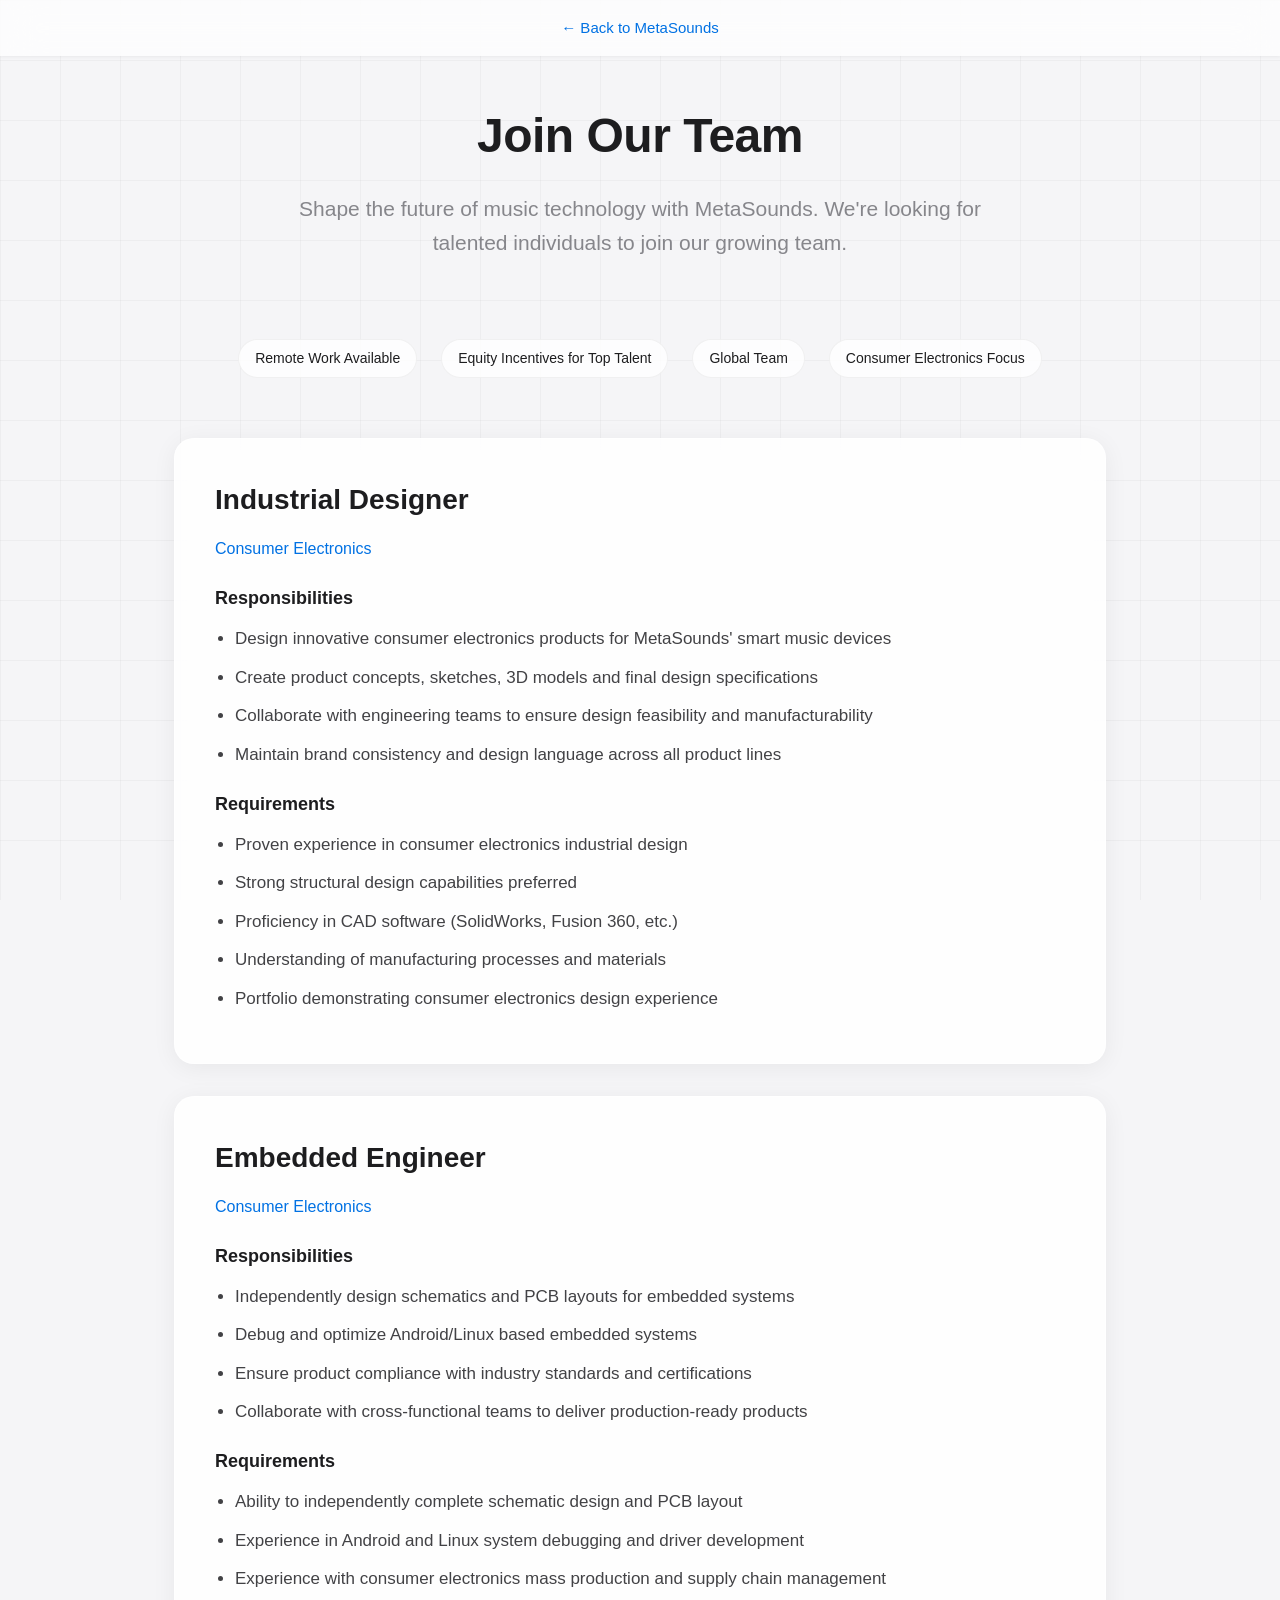
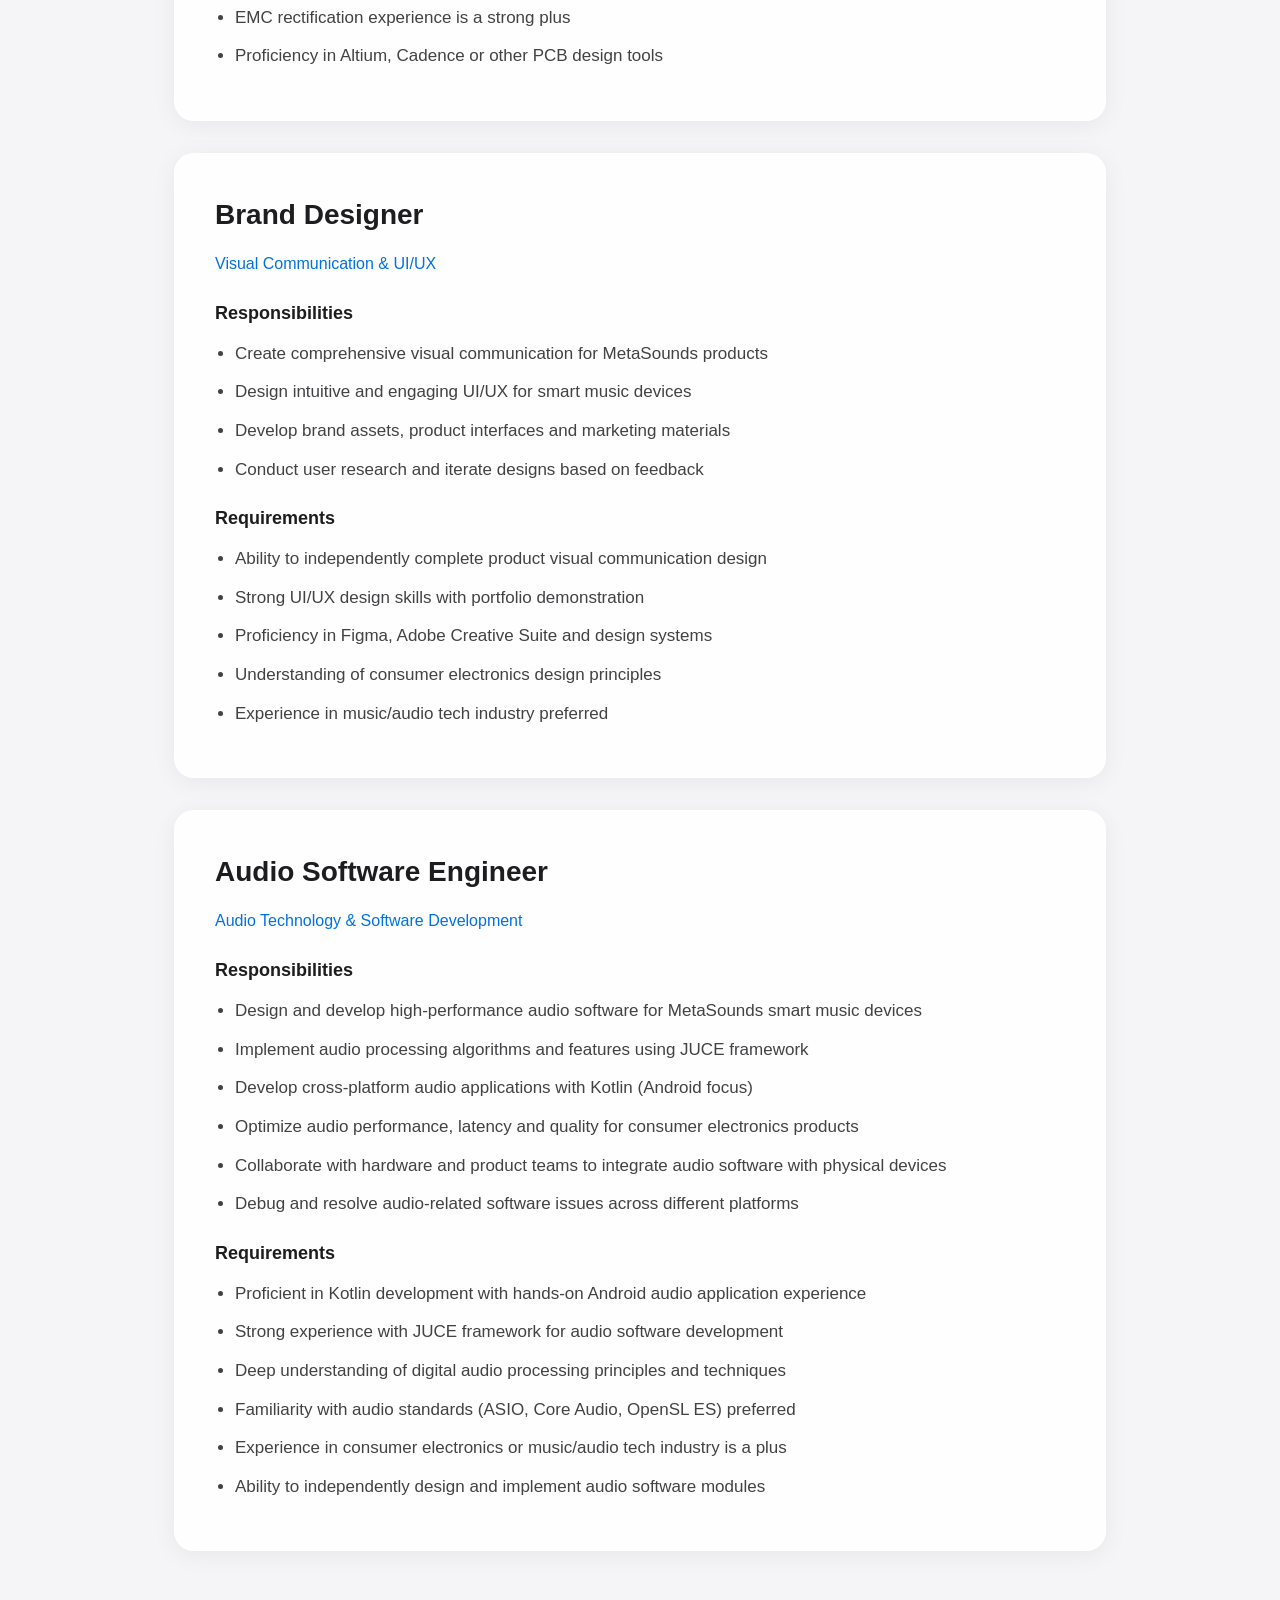
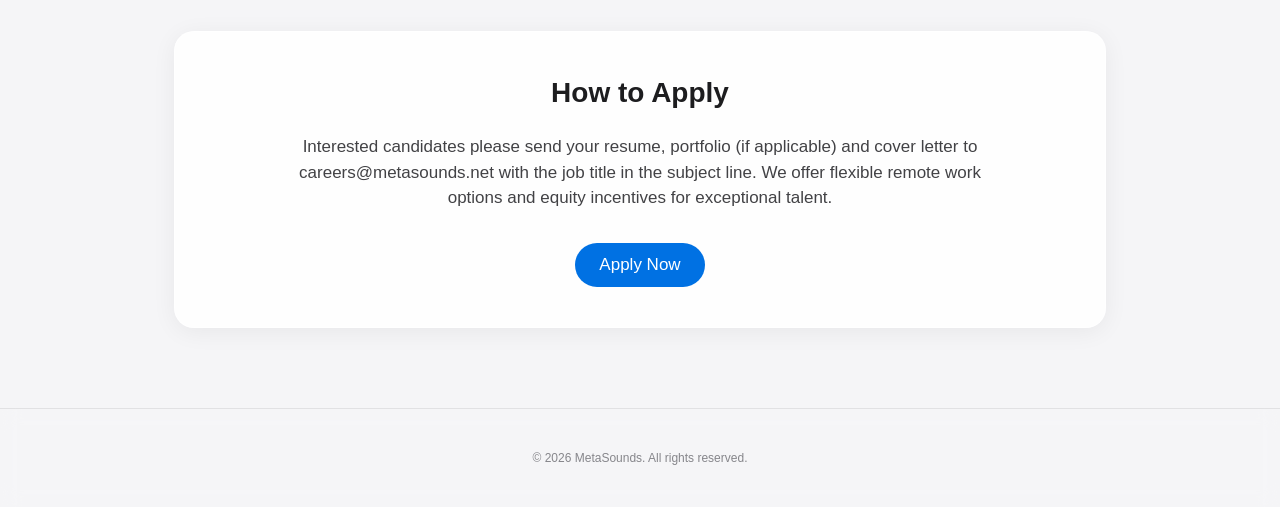
<file: public/career.html>
<!DOCTYPE html>
<html lang="en">
<head>
    <meta charset="UTF-8">
    <meta name="viewport" content="width=device-width, initial-scale=1.0">
    <title>Careers | MetaSounds</title>
    <style>
        /* 基础重置 & 全局样式 (苹果官网风格) */
        * {
            margin: 0;
            padding: 0;
            box-sizing: border-box;
            font-family: -apple-system, BlinkMacSystemFont, "Segoe UI", Roboto, Helvetica, Arial, sans-serif;
        }

        body {
            background-color: #f5f5f7;
            color: #1d1d1f;
            line-height: 1.5;
            overflow-x: hidden;
            /* 高级简约风淡灰色格子背景 */
            background-image: 
                linear-gradient(to right, rgba(0, 0, 0, 0.03) 1px, transparent 1px),
                linear-gradient(to bottom, rgba(0, 0, 0, 0.03) 1px, transparent 1px);
            background-size: 60px 60px;
            background-attachment: fixed;
        }

        /* 悬浮返回栏 (苹果磨砂玻璃效果) */
        .floating-nav {
            position: fixed;
            top: 0;
            left: 0;
            right: 0;
            height: 56px;
            background: rgba(255, 255, 255, 0.72);
            backdrop-filter: blur(20px);
            -webkit-backdrop-filter: blur(20px);
            display: flex;
            align-items: center;
            justify-content: center;
            z-index: 9999;
            box-shadow: 0 1px 3px rgba(0, 0, 0, 0.05);
            transition: all 0.3s cubic-bezier(0.28, 0.11, 0.32, 1);
            /* 叠加格子纹理，保持视觉一致性 */
            background-image: 
                linear-gradient(to right, rgba(0, 0, 0, 0.02) 1px, transparent 1px),
                linear-gradient(to bottom, rgba(0, 0, 0, 0.02) 1px, transparent 1px);
            background-size: 60px 60px;
        }

        .floating-nav a {
            color: #0071e3;
            text-decoration: none;
            font-size: 15px;
            font-weight: 500;
            display: flex;
            align-items: center;
            gap: 8px;
        }

        .floating-nav a:hover {
            text-decoration: underline;
        }

        /* 页面容器 */
        .container {
            max-width: 980px;
            margin: 100px auto 80px;
            padding: 0 24px;
        }

        /* 头部标题区域 (苹果官网动效) */
        .hero {
            text-align: center;
            margin-bottom: 80px;
            opacity: 0;
            transform: translateY(20px);
            animation: fadeUp 0.8s 0.2s forwards;
        }

        .hero h1 {
            font-size: 48px;
            font-weight: 600;
            letter-spacing: -0.5px;
            margin-bottom: 20px;
        }

        .hero p {
            font-size: 21px;
            color: #86868b;
            max-width: 700px;
            margin: 0 auto;
            line-height: 1.6;
        }

        /* 核心福利标签 (苹果风格标签) */
        .benefits {
            display: flex;
            justify-content: center;
            gap: 24px;
            margin: 40px 0 60px;
            flex-wrap: wrap;
            opacity: 0;
            transform: translateY(20px);
            animation: fadeUp 0.8s 0.4s forwards;
        }

        .benefit-tag {
            background-color: rgba(255, 255, 255, 0.8);
            backdrop-filter: blur(10px);
            color: #1d1d1f;
            padding: 8px 16px;
            border-radius: 999px;
            font-size: 14px;
            font-weight: 500;
            transition: all 0.2s ease;
            border: 1px solid rgba(0, 0, 0, 0.05);
        }

        .benefit-tag:hover {
            background-color: rgba(255, 255, 255, 0.95);
            transform: translateY(-2px);
        }

        /* 岗位卡片 (苹果官网卡片风格) */
        .job-cards {
            display: grid;
            gap: 32px;
            margin-bottom: 80px;
        }

        .job-card {
            background-color: rgba(255, 255, 255, 0.85);
            backdrop-filter: blur(20px);
            -webkit-backdrop-filter: blur(20px);
            border-radius: 20px;
            padding: 40px;
            box-shadow: 0 4px 24px rgba(0, 0, 0, 0.06);
            opacity: 0;
            transform: translateY(30px);
            transition: all 0.4s cubic-bezier(0.25, 0.1, 0.25, 1);
            border: 1px solid rgba(255, 255, 255, 0.6);
        }

        .job-card:hover {
            transform: translateY(-5px) scale(1.01);
            box-shadow: 0 12px 40px rgba(0, 0, 0, 0.12);
            background-color: rgba(255, 255, 255, 0.95);
        }

        /* 修复：为4个卡片都添加动画延迟 */
        .job-card:nth-child(1) { animation: fadeUp 0.8s 0.6s forwards; }
        .job-card:nth-child(2) { animation: fadeUp 0.8s 0.8s forwards; }
        .job-card:nth-child(3) { animation: fadeUp 0.8s 1.0s forwards; }
        .job-card:nth-child(4) { animation: fadeUp 0.8s 1.2s forwards; }

        .job-card h2 {
            font-size: 28px;
            font-weight: 600;
            margin-bottom: 16px;
            color: #1d1d1f;
        }

        .job-card .job-title {
            color: #0071e3;
            font-size: 16px;
            font-weight: 500;
            margin-bottom: 24px;
            display: block;
        }

        .job-card h3 {
            font-size: 18px;
            font-weight: 600;
            margin: 20px 0 12px;
            color: #1d1d1f;
        }

        .job-card ul {
            list-style: disc;
            margin-left: 20px;
            color: #424245;
            font-size: 17px;
            line-height: 1.8;
        }

        .job-card li {
            margin-bottom: 8px;
        }

        /* 申请方式区域 */
        .apply-section {
            text-align: center;
            padding: 40px 24px;
            background-color: rgba(255, 255, 255, 0.85);
            backdrop-filter: blur(20px);
            -webkit-backdrop-filter: blur(20px);
            border-radius: 20px;
            margin-bottom: 80px;
            opacity: 0;
            transform: translateY(20px);
            animation: fadeUp 0.8s 1.4s forwards;
            border: 1px solid rgba(255, 255, 255, 0.6);
            box-shadow: 0 4px 24px rgba(0, 0, 0, 0.06);
        }

        .apply-section h2 {
            font-size: 28px;
            font-weight: 600;
            margin-bottom: 20px;
        }

        .apply-section p {
            font-size: 17px;
            color: #424245;
            max-width: 700px;
            margin: 0 auto 32px;
        }

        .apply-btn {
            background-color: #0071e3;
            color: #ffffff;
            border: none;
            padding: 12px 24px;
            border-radius: 999px;
            font-size: 17px;
            font-weight: 500;
            cursor: pointer;
            transition: all 0.2s ease;
        }

        .apply-btn:hover {
            background-color: #0077ed;
            transform: scale(1.05);
        }

        /* 页脚 */
        .footer {
            text-align: center;
            padding: 40px 24px;
            font-size: 12px;
            color: #86868b;
            border-top: 1px solid rgba(0, 0, 0, 0.08);
            background-color: rgba(245, 245, 247, 0.5);
            backdrop-filter: blur(10px);
        }

        /* 通用动画 */
        @keyframes fadeUp {
            to {
                opacity: 1;
                transform: translateY(0);
            }
        }

        /* 响应式适配 (苹果官网响应式逻辑) */
        @media (max-width: 768px) {
            .hero h1 {
                font-size: 32px;
            }

            .hero p {
                font-size: 19px;
            }

            .job-card {
                padding: 24px;
            }

            .job-card h2 {
                font-size: 24px;
            }

            .apply-section h2 {
                font-size: 24px;
            }
            
            body {
                background-size: 40px 40px;
            }
        }
    </style>
</head>
<body>
    <!-- 悬浮返回栏 -->
    <div class="floating-nav">
        <a href="https://metasounds.net " >
            ← Back to MetaSounds
        </a>
    </div>

    <!-- 主容器 -->
    <div class="container">
        <!-- 头部标题 -->
        <div class="hero">
            <h1>Join Our Team</h1>
            <p>Shape the future of music technology with MetaSounds. We're looking for talented individuals to join our growing team.</p>
        </div>

        <!-- 核心福利标签 -->
        <div class="benefits">
            <div class="benefit-tag">Remote Work Available</div>
            <div class="benefit-tag">Equity Incentives for Top Talent</div>
            <div class="benefit-tag">Global Team</div>
            <div class="benefit-tag">Consumer Electronics Focus</div>
        </div>

        <!-- 岗位卡片 (所有卡片都在这个容器内) -->
        <div class="job-cards">
            <!-- 工业设计师 -->
            <div class="job-card">
                <h2>Industrial Designer</h2>
                <span class="job-title">Consumer Electronics</span>
                <h3>Responsibilities</h3>
                <ul>
                    <li>Design innovative consumer electronics products for MetaSounds' smart music devices</li>
                    <li>Create product concepts, sketches, 3D models and final design specifications</li>
                    <li>Collaborate with engineering teams to ensure design feasibility and manufacturability</li>
                    <li>Maintain brand consistency and design language across all product lines</li>
                </ul>
                <h3>Requirements</h3>
                <ul>
                    <li>Proven experience in consumer electronics industrial design</li>
                    <li>Strong structural design capabilities preferred</li>
                    <li>Proficiency in CAD software (SolidWorks, Fusion 360, etc.)</li>
                    <li>Understanding of manufacturing processes and materials</li>
                    <li>Portfolio demonstrating consumer electronics design experience</li>
                </ul>
            </div>

            <!-- 嵌入式工程师 -->
            <div class="job-card">
                <h2>Embedded Engineer</h2>
                <span class="job-title">Consumer Electronics</span>
                <h3>Responsibilities</h3>
                <ul>
                    <li>Independently design schematics and PCB layouts for embedded systems</li>
                    <li>Debug and optimize Android/Linux based embedded systems</li>
                    <li>Ensure product compliance with industry standards and certifications</li>
                    <li>Collaborate with cross-functional teams to deliver production-ready products</li>
                </ul>
                <h3>Requirements</h3>
                <ul>
                    <li>Ability to independently complete schematic design and PCB layout</li>
                    <li>Experience in Android and Linux system debugging and driver development</li>
                    <li>Experience with consumer electronics mass production and supply chain management</li>
                    <li>EMC rectification experience is a strong plus</li>
                    <li>Proficiency in Altium, Cadence or other PCB design tools</li>
                </ul>
            </div>

            <!-- 视觉/UIUX设计师 -->
            <div class="job-card">
                <h2>Brand Designer</h2>
                <span class="job-title">Visual Communication & UI/UX</span>
                <h3>Responsibilities</h3>
                <ul>
                    <li>Create comprehensive visual communication for MetaSounds products</li>
                    <li>Design intuitive and engaging UI/UX for smart music devices</li>
                    <li>Develop brand assets, product interfaces and marketing materials</li>
                    <li>Conduct user research and iterate designs based on feedback</li>
                </ul>
                <h3>Requirements</h3>
                <ul>
                    <li>Ability to independently complete product visual communication design</li>
                    <li>Strong UI/UX design skills with portfolio demonstration</li>
                    <li>Proficiency in Figma, Adobe Creative Suite and design systems</li>
                    <li>Understanding of consumer electronics design principles</li>
                    <li>Experience in music/audio tech industry preferred</li>
                </ul>
            </div>

            <!-- 音频软件工程师 (已纳入容器内) -->
            <div class="job-card">
                <h2>Audio Software Engineer</h2>
                <span class="job-title">Audio Technology & Software Development</span>
                <h3>Responsibilities</h3>
                <ul>
                    <li>Design and develop high-performance audio software for MetaSounds smart music devices</li>
                    <li>Implement audio processing algorithms and features using JUCE framework</li>
                    <li>Develop cross-platform audio applications with Kotlin (Android focus)</li>
                    <li>Optimize audio performance, latency and quality for consumer electronics products</li>
                    <li>Collaborate with hardware and product teams to integrate audio software with physical devices</li>
                    <li>Debug and resolve audio-related software issues across different platforms</li>
                </ul>
                <h3>Requirements</h3>
                <ul>
                    <li>Proficient in Kotlin development with hands-on Android audio application experience</li>
                    <li>Strong experience with JUCE framework for audio software development</li>
                    <li>Deep understanding of digital audio processing principles and techniques</li>
                    <li>Familiarity with audio standards (ASIO, Core Audio, OpenSL ES) preferred</li>
                    <li>Experience in consumer electronics or music/audio tech industry is a plus</li>
                    <li>Ability to independently design and implement audio software modules</li>
                </ul>
            </div>
        </div> <!-- 修复：闭合job-cards容器 -->

        <!-- 申请方式 -->
        <div class="apply-section">
            <h2>How to Apply</h2>
            <p>Interested candidates please send your resume, portfolio (if applicable) and cover letter to careers@metasounds.net with the job title in the subject line. We offer flexible remote work options and equity incentives for exceptional talent.</p>
            <button class="apply-btn" onclick="window.location.href='mailto:careers@metasounds.net'">Apply Now</button>
        </div>
    </div>

    <!-- 页脚 -->
    <div class="footer">
        © 2026 MetaSounds. All rights reserved.
    </div>

    <script>
        // 滚动时优化悬浮栏效果 (苹果官网交互逻辑)
        window.addEventListener('scroll', function() {
            const nav = document.querySelector('.floating-nav');
            if (window.scrollY > 50) {
                nav.style.background = 'rgba(255, 255, 255, 0.85)';
                nav.style.boxShadow = '0 2px 10px rgba(0, 0, 0, 0.08)';
            } else {
                nav.style.background = 'rgba(255, 255, 255, 0.72)';
                nav.style.boxShadow = '0 1px 3px rgba(0, 0, 0, 0.05)';
            }
        });
    </script>
</body>
</html>
</file>
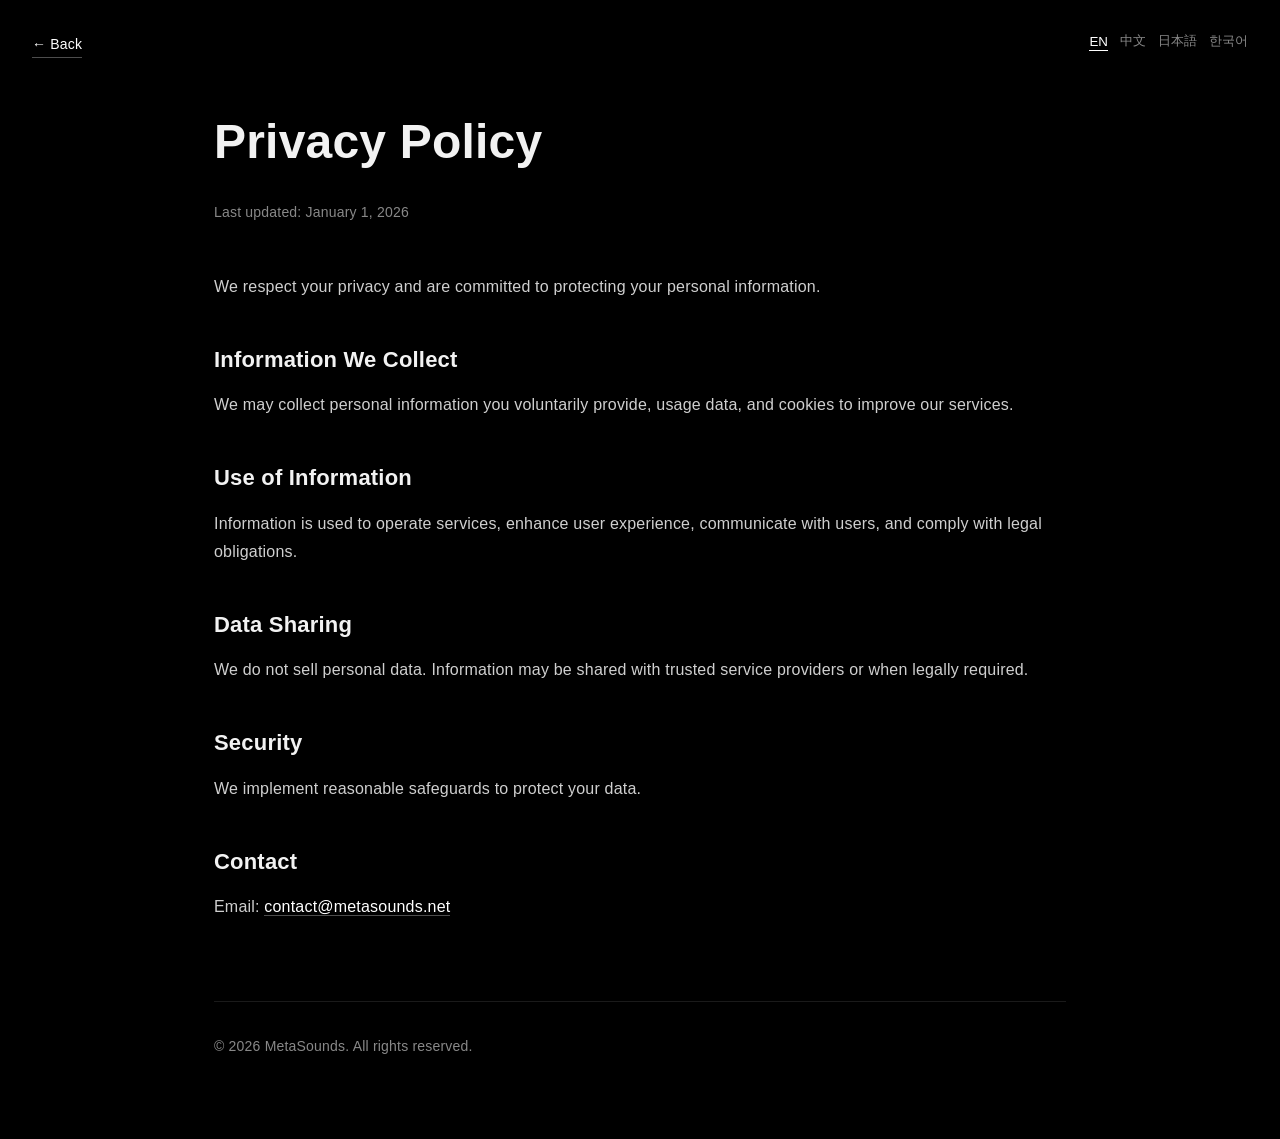
<file: public/policy.html>
<!DOCTYPE html><html lang="en">
<head>
<meta charset="UTF-8" />
<meta name="viewport" content="width=device-width, initial-scale=1.0"/>
<title>Privacy Policy</title><style>
:root {
  --bg: #000;
  --text-primary: #f2f2f2;
  --text-secondary: #cfcfcf;
  --text-muted: #888;
  --border: #1a1a1a;
  --accent: #fff;
  --max-width: 900px;
}

* { box-sizing: border-box; margin: 0; padding: 0; }

body {
  background: var(--bg);
  color: var(--text-primary);
  font-family: -apple-system, BlinkMacSystemFont, "Segoe UI", Roboto,
               Helvetica, Arial, sans-serif;
  line-height: 1.75;
  letter-spacing: 0.2px;
  -webkit-font-smoothing: antialiased;
}

/* Navigation */

.home-button {
  position: fixed;
  top: 32px;
  left: 32px;
  font-size: 14px;
  color: #fff;
  text-decoration: none;
  border-bottom: 1px solid rgba(255,255,255,0.3);
}

.lang-switch {
  position: fixed;
  top: 32px;
  right: 32px;
  display: flex;
  gap: 12px;
  font-size: 13px;
}

.lang-switch button {
  background: none;
  border: none;
  color: var(--text-muted);
  cursor: pointer;
  border-bottom: 1px solid transparent;
}

.lang-switch button.active,
.lang-switch button:hover {
  color: #fff;
  border-bottom-color: #fff;
}

/* Layout */

.container {
  max-width: var(--max-width);
  margin: 0 auto;
  padding: 100px 24px 80px;
}

.policy { display: none; }
.policy.active { display: block; }

/* Typography */

h1 { font-size: 48px; margin-bottom: 16px; }
.last-updated { color: var(--text-muted); margin-bottom: 48px; font-size: 14px; }
h2 { font-size: 22px; margin-top: 40px; margin-bottom: 12px; }
p { margin-bottom: 14px; color: var(--text-secondary); }
ul { margin: 12px 0 12px 20px; color: var(--text-secondary); }

footer {
  margin-top: 80px;
  padding-top: 32px;
  border-top: 1px solid var(--border);
  color: var(--text-muted);
  font-size: 14px;
}

a { color: var(--accent); text-decoration: none; border-bottom: 1px solid rgba(255,255,255,0.3); }

@media (max-width: 600px) {
  h1 { font-size: 36px; }
  .container { padding: 80px 20px 60px; }
}
</style></head><body><a href="/index.html" class="home-button">← Back</a>

<div class="lang-switch">
<button onclick="switchLang('en')" class="active">EN</button>
<button onclick="switchLang('zh')">中文</button>
<button onclick="switchLang('ja')">日本語</button>
<button onclick="switchLang('ko')">한국어</button>
</div><div class="container"><!-- ENGLISH --><div id="en" class="policy active">
<h1>Privacy Policy</h1>
<p class="last-updated">Last updated: January 1, 2026</p><p>We respect your privacy and are committed to protecting your personal information.</p><h2>Information We Collect</h2>
<p>We may collect personal information you voluntarily provide, usage data, and cookies to improve our services.</p><h2>Use of Information</h2>
<p>Information is used to operate services, enhance user experience, communicate with users, and comply with legal obligations.</p><h2>Data Sharing</h2>
<p>We do not sell personal data. Information may be shared with trusted service providers or when legally required.</p><h2>Security</h2>
<p>We implement reasonable safeguards to protect your data.</p><h2>Contact</h2>
<p>Email: <a href="mailto:contact@metasounds.net">contact@metasounds.net</a></p><footer>© 2026 MetaSounds. All rights reserved.</footer>
</div><!-- 中文 --><div id="zh" class="policy">
<h1>隐私政策</h1>
<p class="last-updated">更新日期：2026年1月1日</p><p>我们重视您的隐私，并致力于保护您的个人信息安全。</p><h2>信息收集</h2>
<p>我们可能收集您主动提供的个人信息、使用数据以及用于优化服务的 Cookie 数据。</p><h2>信息使用</h2>
<p>所收集的信息用于提供服务、提升用户体验、与您沟通以及履行法律义务。</p><h2>信息共享</h2>
<p>我们不会出售您的个人信息，仅在必要时与可信的服务提供方共享或依法披露。</p><h2>数据安全</h2>
<p>我们采取合理的技术与管理措施保护您的数据安全。</p><h2>联系我们</h2>
<p>邮箱：<a href="mailto:contact@metasounds.net">contact@metasounds.net</a></p><footer>© 2026 MetaSounds. All rights reserved.</footer>
</div><!-- 日本語 --><div id="ja" class="policy">
<h1>プライバシーポリシー</h1>
<p class="last-updated">最終更新日：2026年1月1日</p><p>当社はお客様のプライバシーを尊重し、個人情報の保護に努めます。</p><h2>収集する情報</h2>
<p>提供された個人情報、利用状況データ、Cookie等を収集する場合があります。</p><h2>利用目的</h2>
<p>サービス提供、品質向上、連絡対応、および法的義務の履行のために利用します。</p><h2>第三者提供</h2>
<p>個人情報を販売することはありません。必要に応じて信頼できる業者または法令に基づき共有します。</p><h2>安全管理</h2>
<p>合理的な安全対策を実施しています。</p><h2>お問い合わせ</h2>
<p>Email: <a href="mailto:contact@metasounds.net">contact@metasounds.net</a></p><footer>© 2026 MetaSounds. All rights reserved.</footer>
</div><!-- 한국어 --><div id="ko" class="policy">
<h1>개인정보 처리방침</h1>
<p class="last-updated">최종 업데이트: 2026년 1월 1일</p><p>당사는 사용자의 개인정보를 존중하며 보호를 위해 최선을 다합니다.</p><h2>수집하는 정보</h2>
<p>사용자가 제공한 개인정보, 이용 데이터, 쿠키 정보를 수집할 수 있습니다.</p><h2>정보 이용 목적</h2>
<p>서비스 운영, 사용자 경험 개선, 커뮤니케이션 및 법적 의무 이행을 위해 사용됩니다.</p><h2>정보 공유</h2>
<p>개인정보를 판매하지 않으며, 필요한 경우 신뢰할 수 있는 업체 또는 법적 요구에 따라 공유됩니다.</p><h2>보안</h2>
<p>합리적인 보안 조치를 시행하고 있습니다.</p><h2>문의</h2>
<p>Email: <a href="mailto:contact@metasounds.net">contact@metasounds.net</a></p><footer>© 2026 MetaSounds. All rights reserved.</footer>
</div></div><script>
function switchLang(lang) {
  document.querySelectorAll('.policy').forEach(el => el.classList.remove('active'));
  document.getElementById(lang).classList.add('active');

  document.querySelectorAll('.lang-switch button').forEach(btn => btn.classList.remove('active'));
  event.target.classList.add('active');
}
</script></body>
</html>
</file>
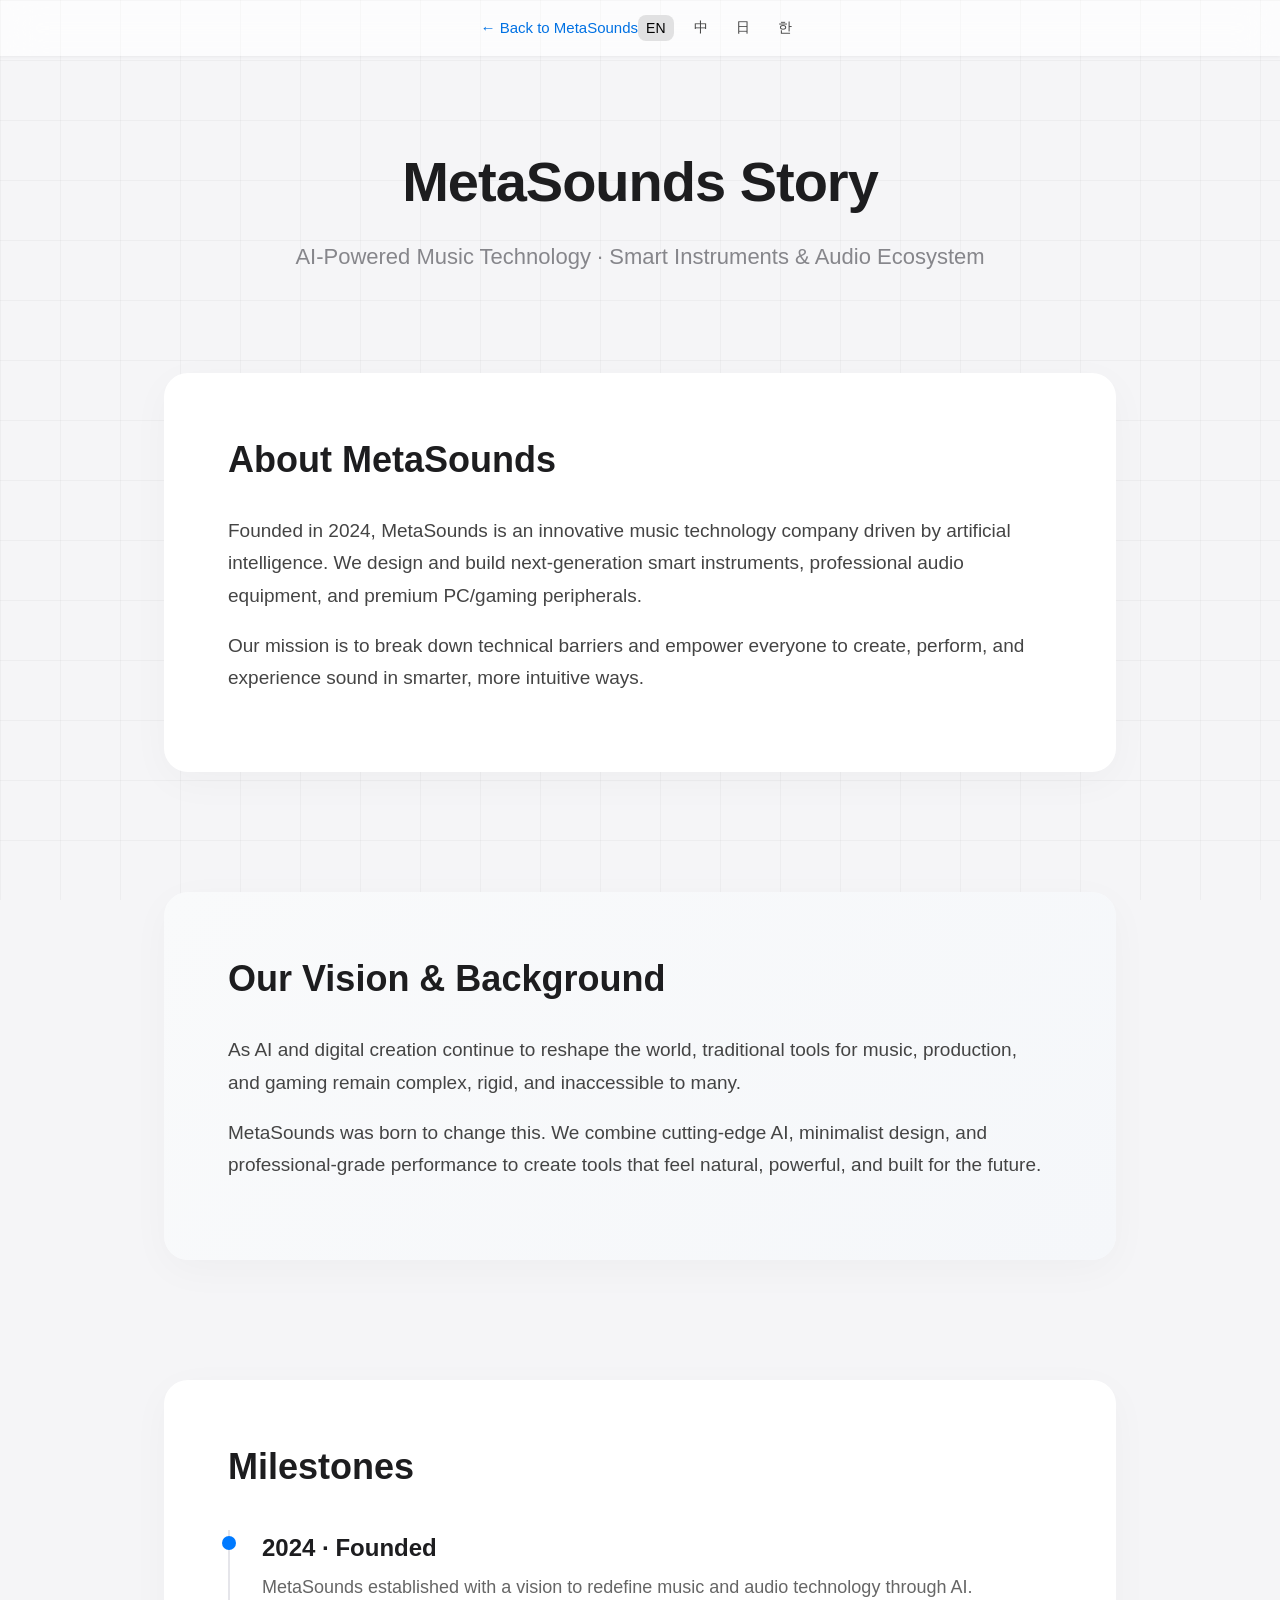
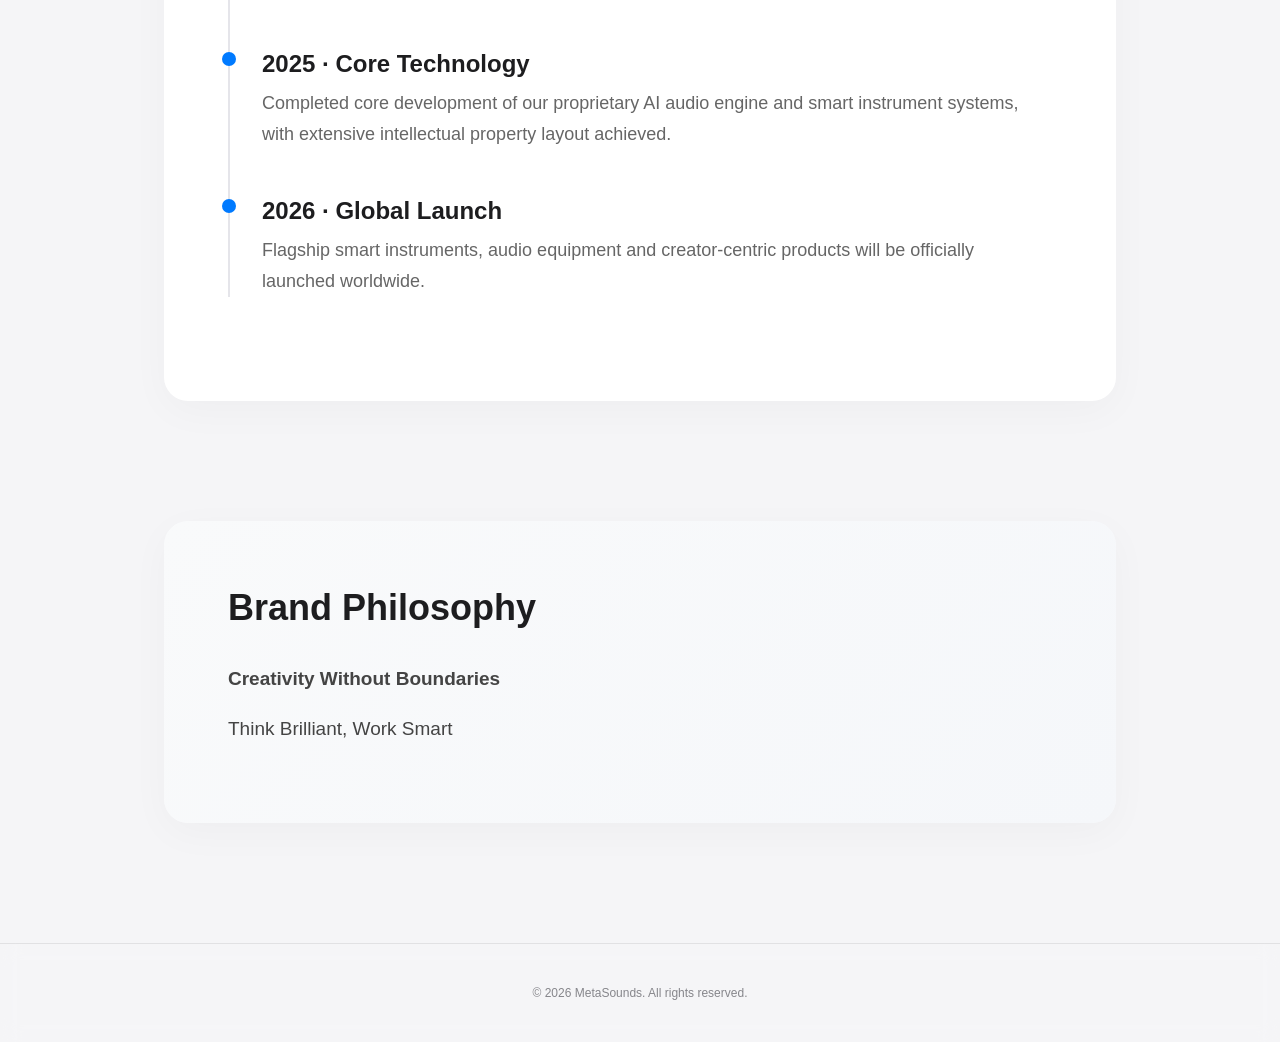
<file: public/story.html>
<!DOCTYPE html>
<html lang="en">
<head>
<meta charset="UTF-8">
<meta name="viewport" content="width=device-width, initial-scale=1.0">
<title>MetaSounds - Story</title>
<style>
* {
  margin: 0;
  padding: 0;
  box-sizing: border-box;
  font-family: -apple-system, BlinkMacSystemFont, "Segoe UI", Roboto, Helvetica, Arial, sans-serif;
}

        body {
            background-color: #f5f5f7;
            color: #1d1d1f;
            line-height: 1.5;
            overflow-x: hidden;
            /* 高级简约风淡灰色格子背景 */
            background-image: 
                linear-gradient(to right, rgba(0, 0, 0, 0.03) 1px, transparent 1px),
                linear-gradient(to bottom, rgba(0, 0, 0, 0.03) 1px, transparent 1px);
            background-size: 60px 60px;
            background-attachment: fixed;
        }

/* 悬浮返回条 + 语言切换 */
        /* 悬浮返回栏 (苹果磨砂玻璃效果) */
        .floating-nav {
            position: fixed;
            top: 0;
            left: 0;
            right: 0;
            height: 56px;
            background: rgba(255, 255, 255, 0.72);
            backdrop-filter: blur(20px);
            -webkit-backdrop-filter: blur(20px);
            display: flex;
            align-items: center;
            justify-content: center;
            z-index: 9999;
            box-shadow: 0 1px 3px rgba(0, 0, 0, 0.05);
            transition: all 0.3s cubic-bezier(0.28, 0.11, 0.32, 1);
            /* 叠加格子纹理，保持视觉一致性 */
            background-image: 
                linear-gradient(to right, rgba(0, 0, 0, 0.02) 1px, transparent 1px),
                linear-gradient(to bottom, rgba(0, 0, 0, 0.02) 1px, transparent 1px);
            background-size: 60px 60px;
        }

        .floating-nav a {
            color: #0071e3;
            text-decoration: none;
            font-size: 15px;
            font-weight: 500;
            display: flex;
            align-items: center;
            gap: 8px;
        }

        .floating-nav a:hover {
            text-decoration: underline;
        }
.lang-switch {
  display: flex;
  gap: 12px;
}
.lang-switch button {
  background: none;
  border: none;
  font-size: 14px;
  color: #444;
  cursor: pointer;
  padding: 4px 8px;
  border-radius: 8px;
}
.lang-switch button.active {
  background: #e1e1e2;
  color: #000;
}

/* 容器 */
.container {
  max-width: 1000px;
  margin: 140px auto 100px;
  padding: 0 24px;
}

/* 标题 */
.hero {
  text-align: center;
  margin-bottom: 100px;
  opacity: 0;
  transform: translateY(30px);
  animation: fadeUp 1s 0.1s forwards;
}
.hero h1 {
  font-size: 56px;
  font-weight: 700;
  letter-spacing: -1px;
  margin-bottom: 16px;
}
.hero p {
  font-size: 22px;
  color: #86868b;
  max-width: 700px;
  margin: 0 auto;
}

/* 章节 - 高级色块区分 */
.section {
  margin-bottom: 120px;
  opacity: 0;
  transform: translateY(40px);
}
.section.show {
  animation: fadeUp 1s forwards;
}

.section-card {
  background: #ffffff;
  border-radius: 24px;
  padding: 60px 64px;
  box-shadow: 0 10px 40px rgba(0, 0, 0, 0.03);
}

.section-highlight {
  background: linear-gradient(135deg, #f9fafb 0%, #f5f7fa 100%);
  border-radius: 24px;
  padding: 60px 64px;
  box-shadow: 0 10px 40px rgba(0, 0, 0, 0.03);
}

.section h2 {
  font-size: 36px;
  font-weight: 600;
  margin-bottom: 28px;
  color: #1d1d1f;
}
.section p {
  font-size: 19px;
  color: #444;
  line-height: 1.7;
  margin-bottom: 18px;
}

/* 品牌哲学专用样式 */
.philosophy-main {
  font-size: 32px;
  font-weight: 700;
  color: #007aff;
  margin-bottom: 12px;
}
.philosophy-sub {
  font-size: 22px;
  color: #86868b;
  font-weight: 500;
}

/* 时间线 */
.timeline {
  border-left: 2px solid #e5e5ea;
  padding-left: 32px;
  margin-top: 36px;
}
.timeline-item {
  margin-bottom: 44px;
  position: relative;
}
.timeline-item::before {
  content: '';
  position: absolute;
  width: 14px;
  height: 14px;
  border-radius: 50%;
  background: #007aff;
  left: -40px;
  top: 6px;
}
.timeline-item h3 {
  font-size: 24px;
  font-weight: 600;
  margin-bottom: 6px;
}
.timeline-item p {
  font-size: 18px;
  color: #666;
}

        .footer {
            text-align: center;
            padding: 40px 24px;
            font-size: 12px;
            color: #86868b;
            border-top: 1px solid rgba(0, 0, 0, 0.08);
            background-color: rgba(245, 245, 247, 0.5);
            backdrop-filter: blur(10px);
        }

/* 动画 */
@keyframes fadeUp {
  to {
    opacity: 1;
    transform: translateY(0);
  }
}

/* 语言内容默认隐藏 */
.lang-content {
  display: none;
}
.lang-content.active {
  display: block;
}

/* 响应式 */
@media (max-width: 768px) {
  .hero h1 { font-size: 38px; }
  .hero p { font-size: 19px; }
  .section h2 { font-size: 28px; }
  .section p { font-size: 17px; }
  .section-card, .section-highlight {
    padding: 40px 32px;
  }
  .philosophy-main {
    font-size: 26px;
  }
  .floating-nav { gap: 12px; }
}
</style>
</head>
<body>

<!-- 悬浮导航栏 -->
<div class="floating-nav" id="floatBar">
  <a href="https://metasounds.net" > ← Back to MetaSounds  </a>
  <div class="lang-switch">
    <button data-lang="en" class="active">EN</button>
    <button data-lang="zh">中</button>
    <button data-lang="jp">日</button>
    <button data-lang="kr">한</button>
  </div>
</div>

<div class="container" id="top">

<!-- ====================== ENGLISH ====================== -->
<div class="lang-content active" id="en">
  <div class="hero">
    <h1>MetaSounds Story</h1>
    <p>AI-Powered Music Technology · Smart Instruments & Audio Ecosystem</p>
  </div>

  <div class="section">
    <div class="section-card">
      <h2>About MetaSounds</h2>
      <p>Founded in 2024, MetaSounds is an innovative music technology company driven by artificial intelligence. We design and build next‑generation smart instruments, professional audio equipment, and premium PC/gaming peripherals.</p>
      <p>Our mission is to break down technical barriers and empower everyone to create, perform, and experience sound in smarter, more intuitive ways.</p>
    </div>
  </div>

  <div class="section">
    <div class="section-highlight">
      <h2>Our Vision & Background</h2>
      <p>As AI and digital creation continue to reshape the world, traditional tools for music, production, and gaming remain complex, rigid, and inaccessible to many.</p>
      <p>MetaSounds was born to change this. We combine cutting‑edge AI, minimalist design, and professional‑grade performance to create tools that feel natural, powerful, and built for the future.</p>
    </div>
  </div>

  <div class="section">
    <div class="section-card">
      <h2>Milestones</h2>
      <div class="timeline">
        <div class="timeline-item">
          <h3>2024 · Founded</h3>
          <p>MetaSounds established with a vision to redefine music and audio technology through AI.</p>
        </div>
        <div class="timeline-item">
          <h3>2025 · Core Technology</h3>
          <p>Completed core development of our proprietary AI audio engine and smart instrument systems, with extensive intellectual property layout achieved.</p>
        </div>
        <div class="timeline-item">
          <h3>2026 · Global Launch</h3>
          <p>Flagship smart instruments, audio equipment and creator‑centric products will be officially launched worldwide.</p>
        </div>
      </div>
    </div>
  </div>

  <div class="section">
    <div class="section-highlight">
      <h2>Brand Philosophy</h2>
      <p class="philosophy-main">Creativity Without Boundaries</p>
      <p class="philosophy-sub">Think Brilliant, Work Smart</p>
    </div>
  </div>
</div>

<!-- ====================== 中文 ====================== -->
<div class="lang-content" id="zh">
  <div class="hero">
    <h1>MetaSounds 品牌故事</h1>
    <p>AI 驱动音乐科技 · 智能乐器与音频生态</p>
  </div>

  <div class="section">
    <div class="section-card">
      <h2>关于 MetaSounds</h2>
      <p>MetaSounds 创立于 2024 年，是一家以人工智能为核心的音乐科技创新公司。我们专注研发下一代智能乐器、专业音频设备、高端电脑与游戏外设。</p>
      <p>我们致力于打破技术门槛，让每个人都能用更智能、更简单的方式创作、演奏与感受声音。</p>
    </div>
  </div>

  <div class="section">
    <div class="section-highlight">
      <h2>创立背景与理念</h2>
      <p>在 AI 与数字创作重塑世界的今天，传统音乐、制作与游戏设备依然复杂、笨重，难以普及。</p>
      <p>MetaSounds 应运而生。我们将前沿人工智能、极简设计与专业级性能融合，打造自然、强大、面向未来的创作工具。</p>
    </div>
  </div>

  <div class="section">
    <div class="section-card">
      <h2>发展历程</h2>
      <div class="timeline">
        <div class="timeline-item">
          <h3>2024 · 品牌成立</h3>
          <p>MetaSounds 正式创立，以 AI 重新定义音乐与音频科技。</p>
        </div>
        <div class="timeline-item">
          <h3>2025 · 技术研发</h3>
          <p>完成自主研发 AI 音频引擎与智能乐器系统的核心开发工作，并达成多项知识产权布局。</p>
        </div>
        <div class="timeline-item">
          <h3>2026 · 全球发布</h3>
          <p>旗舰级智能乐器、音频设备及创作者专属产品即将在全球范围内正式上市。</p>
        </div>
      </div>
    </div>
  </div>

  <div class="section">
    <div class="section-highlight">
      <h2>品牌理念</h2>
      <p class="philosophy-main">创意无界</p>
      <p class="philosophy-sub">思于慧达，行以敏成</p>
    </div>
  </div>
</div>

<!-- ====================== 日本語 ====================== -->
<div class="lang-content" id="jp">
  <div class="hero">
    <h1>MetaSounds ストーリー</h1>
    <p>AI駆動の音楽テクノロジー・スマート楽器とオーディオエコシステム</p>
  </div>

  <div class="section">
    <div class="section-card">
      <h2>MetaSounds について</h2>
      <p>2024 年に設立された MetaSounds は、AI を中核とする音楽テクノロジーのイノベーティブカンパニーです。次世代スマート楽器、プロフェッショナル向けオーディオ機器、PC・ゲーミング周辺機器の開発・提供を行っています。</p>
      <p>技術的な障壁を取り払い、誰もがよりスマートかつ直感的に音楽を創作・演奏・体感できる世界の実現を目指しています。</p>
    </div>
  </div>

  <div class="section">
    <div class="section-highlight">
      <h2>設立の背景とビジョン</h2>
      <p>AIとデジタルクリエイションが世界を変革している現在においても、従来の音楽制作は複雑で扱いづらく、多くの方にとって未だ敷居が高い状態にあります。</p>
      <p>こうした状況を変えるため、MetaSoundsは生まれました。最先端のAI、ミニマルなデザイン、プロフェッショナル仕様の性能を融合させ、使いやすくパワフルな未来型ツールを生み出します。</p>
    </div>
  </div>

  <div class="section">
    <div class="section-card">
      <h2>マイルストーン</h2>
      <div class="timeline">
        <div class="timeline-item">
          <h3>2024 · 設立</h3>
          <p>AIによる音楽とオーディオ技術を再定義するビジョンのもとMetaSounds設立。</p>
        </div>
        <div class="timeline-item">
          <h3>2025 · 基盤技術開発</h3>
          <p>独自開発AIオーディオエンジン・スマート楽器システムのコア開発を完了し、多数の知的財産を確保。</p>
        </div>
        <div class="timeline-item">
          <h3>2026 · グローバルローンチ</h3>
          <p>フラッグシップとなるスマート楽器、オーディオ機器、クリエイター向け製品を、世界各国で正式に発売する予定。</p>
        </div>
      </div>
    </div>
  </div>

  <div class="section">
    <div class="section-highlight">
      <h2>ブランドポリシー</h2>
      <p class="philosophy-main">創造に、境界線はない</p>
      <p class="philosophy-sub">卓越に思考し、スマートに創る</p>
    </div>
  </div>
</div>

<!-- ====================== KOREAN ====================== -->
<div class="lang-content" id="kr">
  <div class="hero">
    <h1>MetaSounds 스토리</h1>
    <p>AI 기반 음악 테크놀로지 · 스마트 악기와 오디오 생태계</p>
  </div>

  <div class="section">
    <div class="section-card">
      <h2>MetaSounds 소개</h2>
      <p>2024년 설립된 MetaSounds는 인공지능을 중심으로 하는 혁신적인 음악 테크놀로지 기업입니다. 차세대 스마트 악기, 전문 오디오 장비, 프리미엄 PC 게이밍 기기를 연구 개발합니다.</p>
      <p>기술적 장벽을 허물고, 누구나 더 스마트하고 직관적인 방식으로 음악을 만들고 연주하며 경험할 수 있도록 하는 것이 우리의 mission입니다.</p>
    </div>
  </div>

  <div class="section">
    <div class="section-highlight">
      <h2>설립 배경과 비전</h2>
      <p>AI와 디지털 크리에이션이 세상을 바꾸고 있는 현재에도, 전통적인 음악·제작·게이밍 기기는 여전히 복잡하고 접근성이 낮습니다.</p>
      <p>MetaSounds는 이를 변화시키기 위해 탄생했습니다. 최첨단 AI, 미니멀 디자인, 프로급 성능을 결합해 자연스럽고 강력한 미래형 도구를 만듭니다.</p>
    </div>
  </div>

  <div class="section">
    <div class="section-card">
      <h2>주요 성과</h2>
      <div class="timeline">
        <div class="timeline-item">
          <h3>2024 · 설립</h3>
          <p>AI를 통해 음악과 오디오 기술을 재정의하는 비전으로 MetaSounds 설립.</p>
        </div>
        <div class="timeline-item">
          <h3>2025 · 핵심 기술 개발</h3>
          <p>자체 개발한 AI 오디오 엔진과 스마트 악기 시스템의 핵심 개발을 완료하고, 다수의 지적 재산권을 확보했습니다.</p>
        </div>
        <div class="timeline-item">
          <h3>2026 · 글로벌 론칭</h3>
          <p>플래그십 스마트 악기, 오디오 장비, 크리에이터 전용 제품이 전 세계에 정식 출시될 예정입니다.</p>
        </div>
      </div>
    </div>
  </div>

  <div class="section">
    <div class="section-highlight">
      <h2>브랜드 철학</h2>
      <p class="philosophy-main">경계 없는 창의성</p>
      <p class="philosophy-sub">뛰어나게 사고하고, 스마트하게 창조하다</p>
    </div>
  </div>
</div>

</div>

<!-- 底部版权 -->
<div class="footer">
  © 2026 MetaSounds. All rights reserved.
</div>

<script>
const floatBar = document.getElementById('floatBar');
window.addEventListener('scroll', () => {
  if (window.scrollY > 200) {
    floatBar.classList.add('show');
  } else {
    floatBar.classList.remove('show');
  }
});

const langBtns = document.querySelectorAll('.lang-switch button');
const contents = document.querySelectorAll('.lang-content');
langBtns.forEach(btn => {
  btn.addEventListener('click', () => {
    const target = btn.dataset.lang;
    langBtns.forEach(b => b.classList.remove('active'));
    contents.forEach(c => c.classList.remove('active'));
    btn.classList.add('active');
    document.getElementById(target).classList.add('active');
  });
});

const sections = document.querySelectorAll('.section');
const observer = new IntersectionObserver(entries => {
  entries.forEach(e => {
    if (e.isIntersecting) e.target.classList.add('show');
  });
}, { threshold: 0.1 });
sections.forEach(s => observer.observe(s));
</script>
</body>
</html>
</file>
